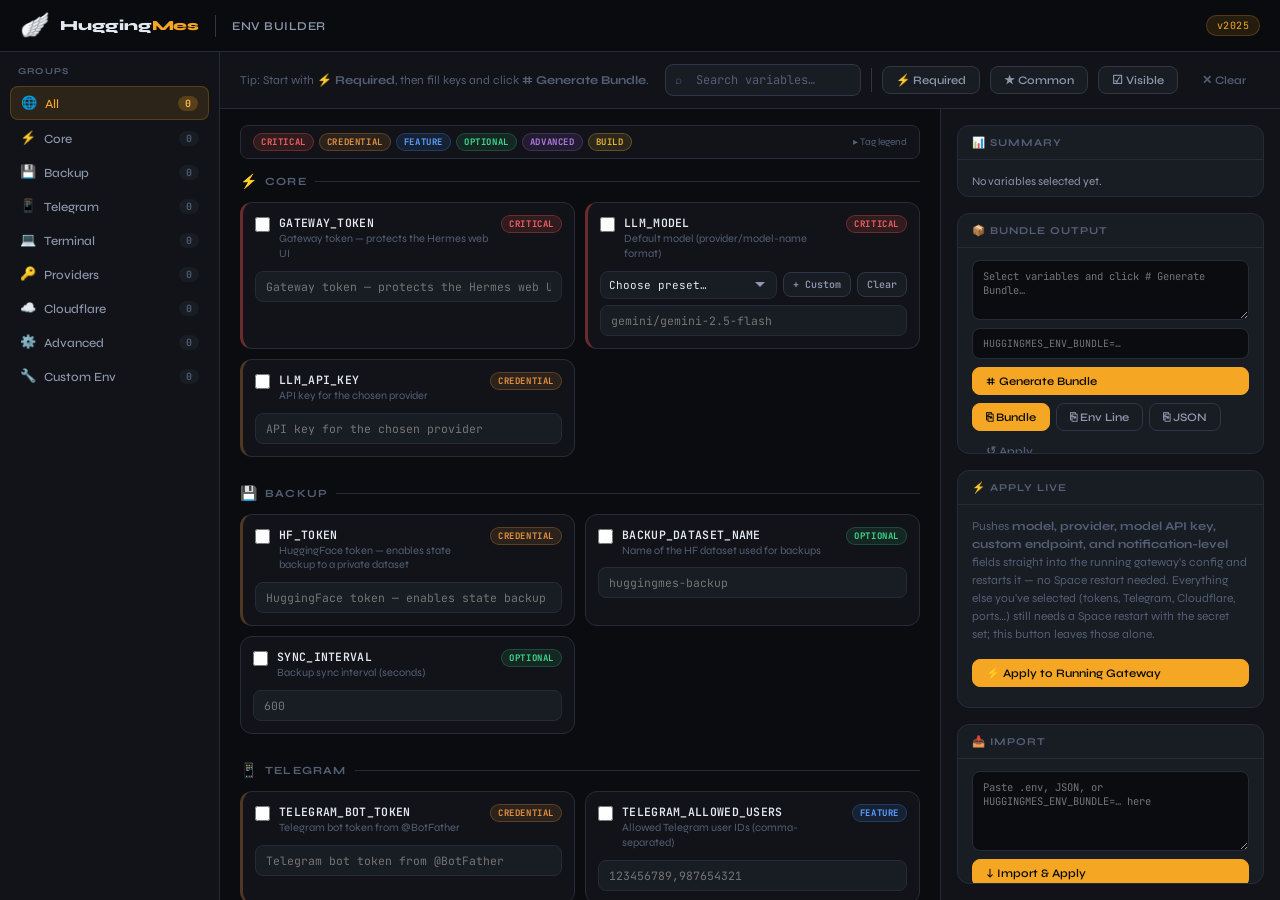
<file: env-builder.html>
<!DOCTYPE html>
<html lang="en">
<head>
<meta charset="UTF-8">
<meta name="viewport" content="width=device-width, initial-scale=1.0">
<title>HuggingMes · ENV Builder</title>
<link rel="preconnect" href="https://fonts.googleapis.com">
<link rel="preconnect" href="https://fonts.gstatic.com" crossorigin>
<link href="https://fonts.googleapis.com/css2?family=JetBrains+Mono:wght@400;500;600;700&family=Syne:wght@400;500;600;700;800&display=swap" rel="stylesheet">

<style>
*, *::before, *::after { box-sizing: border-box; margin: 0; padding: 0; }

:root {
  --bg:        #0b0c0f;
  --bg2:       #111318;
  --bg3:       #181c23;
  --bg4:       #1e2330;
  --border:    #252b38;
  --border2:   #2e3648;
  --amber:     #f5a623;
  --amber2:    #ffbe55;
  --amber-dim: rgba(245,166,35,.12);
  --amber-glow:rgba(245,166,35,.22);
  --green:     #3dd68c;
  --red:       #f05f5f;
  --blue:      #5b8af5;
  --text:      #e4e8f0;
  --text2:     #8d97ad;
  --text3:     #535f76;
  --mono:      'JetBrains Mono', monospace;
  --sans:      'Syne', sans-serif;
  --r:         8px;
  --r2:        12px;
  --sidebar-w: 220px;
  --panel-w:   340px;
}

html { scroll-behavior: smooth; height: 100%; }

body {
  font-family: var(--sans);
  background: var(--bg);
  color: var(--text);
  height: 100vh;
  overflow: hidden;
  display: flex;
  flex-direction: column;
}

.topbar {
  position: sticky;
  top: 0;
  z-index: 100;
  height: 52px;
  background: rgba(11,12,15,.9);
  backdrop-filter: blur(14px);
  border-bottom: 1px solid var(--border);
  display: flex;
  align-items: center;
  padding: 0 20px;
  gap: 16px;
  flex-shrink: 0;
}

.topbar-logo {
  display: flex;
  align-items: center;
  gap: 10px;
  flex-shrink: 0;
}

.topbar-logo .logo-emoji { font-size: 24px; line-height: 1; }

.topbar-wordmark {
  font-weight: 800;
  font-size: 14px;
  letter-spacing: -.2px;
  color: var(--text);
  white-space: nowrap;
}

.topbar-wordmark em {
  color: var(--amber);
  font-style: normal;
}

.topbar-divider {
  width: 1px;
  height: 22px;
  background: var(--border2);
}

.topbar-title {
  font-size: 12px;
  font-weight: 600;
  color: var(--text2);
  letter-spacing: .5px;
  text-transform: uppercase;
}

.topbar-spacer { flex: 1; }

.topbar-pill {
  font-family: var(--mono);
  font-size: 10px;
  color: var(--amber);
  background: var(--amber-dim);
  border: 1px solid var(--amber-glow);
  border-radius: 20px;
  padding: 3px 10px;
  letter-spacing: .5px;
}

.layout {
  display: flex;
  flex: 1;
  min-height: 0;
  height: calc(100vh - 52px);
}

.sidebar-wrap {
  width: var(--sidebar-w);
  flex-shrink: 0;
  border-right: 1px solid var(--border);
  background: var(--bg2);
  display: flex;
  flex-direction: column;
  overflow: hidden;
}

.sidebar-scroll {
  flex: 1;
  overflow-y: auto;
  padding: 14px 10px;
}

.sidebar-scroll::-webkit-scrollbar { width: 4px; }
.sidebar-scroll::-webkit-scrollbar-track { background: transparent; }
.sidebar-scroll::-webkit-scrollbar-thumb { background: var(--border2); border-radius: 4px; }

.sb-label {
  font-size: 9px;
  font-weight: 700;
  text-transform: uppercase;
  letter-spacing: 1.2px;
  color: var(--text3);
  padding: 0 8px 10px;
}

.nav-btn {
  width: 100%;
  display: flex;
  align-items: center;
  gap: 8px;
  padding: 8px 10px;
  border: none;
  background: transparent;
  cursor: pointer;
  border-radius: var(--r);
  text-align: left;
  color: var(--text2);
  font-family: var(--sans);
  font-size: 12.5px;
  font-weight: 500;
  transition: background .15s, color .15s;
  margin-bottom: 2px;
}

.nav-btn:hover { background: var(--bg3); color: var(--text); }
.nav-btn.active {
  background: var(--amber-dim);
  color: var(--amber);
  border: 1px solid var(--amber-glow);
}

.nav-icon { font-size: 13px; flex-shrink: 0; }
.nav-label { flex: 1; }
.nav-count {
  font-family: var(--mono);
  font-size: 10px;
  font-weight: 600;
  color: var(--text3);
  background: var(--bg3);
  border-radius: 10px;
  padding: 1px 6px;
  min-width: 20px;
  text-align: center;
  transition: background .2s, color .2s;
}
.nav-btn.active .nav-count {
  background: var(--amber-glow);
  color: var(--amber2);
}

.main {
  flex: 1;
  display: flex;
  flex-direction: column;
  min-width: 0;
  overflow: hidden;
}

.toolbar {
  display: flex;
  align-items: center;
  gap: 10px;
  padding: 12px 20px;
  border-bottom: 1px solid var(--border);
  background: var(--bg2);
  flex-shrink: 0;
  flex-wrap: wrap;
}

.search-wrap {
  position: relative;
  flex: 1;
  min-width: 160px;
  max-width: 340px;
}

.search-icon {
  position: absolute;
  left: 10px;
  top: 50%;
  transform: translateY(-50%);
  color: var(--text3);
  pointer-events: none;
  font-size: 12px;
}

#search {
  width: 100%;
  background: var(--bg3);
  border: 1px solid var(--border2);
  border-radius: var(--r);
  padding: 7px 10px 7px 30px;
  font-family: var(--mono);
  font-size: 12px;
  color: var(--text);
  outline: none;
  transition: border-color .15s;
}

#search:focus { border-color: var(--amber); }
#search::placeholder { color: var(--text3); }

.tb-sep {
  width: 1px;
  height: 24px;
  background: var(--border2);
}

.btn {
  display: inline-flex;
  align-items: center;
  gap: 5px;
  padding: 6px 13px;
  border-radius: var(--r);
  border: 1px solid var(--border2);
  background: var(--bg3);
  color: var(--text2);
  font-family: var(--sans);
  font-size: 11.5px;
  font-weight: 600;
  cursor: pointer;
  transition: all .15s;
  white-space: nowrap;
}

.btn:hover { background: var(--bg4); color: var(--text); border-color: var(--border2); }

.btn-amber {
  background: var(--amber);
  color: #0b0c0f;
  border-color: var(--amber);
}
.btn-amber:hover { background: var(--amber2); border-color: var(--amber2); }

.btn-ghost {
  background: transparent;
  border-color: transparent;
  color: var(--text3);
}
.btn-ghost:hover { background: var(--bg3); color: var(--text2); border-color: var(--border2); }

.content-wrap {
  flex: 1;
  display: flex;
  min-height: 0;
  overflow: hidden;
}

.sections-scroll {
  flex: 1;
  overflow-y: auto;
  padding: 16px 20px 80px;
  min-width: 0;
}

.sections-scroll::-webkit-scrollbar { width: 5px; }
.sections-scroll::-webkit-scrollbar-track { background: transparent; }
.sections-scroll::-webkit-scrollbar-thumb { background: var(--border2); border-radius: 4px; }

.sec { margin-bottom: 28px; }
.sec.sec-hidden { display: none !important; }

.sec-header {
  display: flex;
  align-items: center;
  gap: 8px;
  margin-bottom: 12px;
}

.sec-icon { font-size: 14px; }
.sec-title {
  font-size: 11px;
  font-weight: 700;
  text-transform: uppercase;
  letter-spacing: 1.2px;
  color: var(--text3);
}

.sec-line {
  flex: 1;
  height: 1px;
  background: var(--border);
}

.cards {
  display: grid;
  grid-template-columns: repeat(auto-fill, minmax(300px, 1fr));
  gap: 10px;
}

.env-card {
  background: var(--bg2);
  border: 1px solid var(--border);
  border-radius: var(--r2);
  padding: 12px;
  transition: border-color .2s, background .2s;
}

.env-card:hover { border-color: var(--border2); }
.env-card.hidden { display: none; }

.env-card.selected {
  border-color: var(--amber-glow);
  background: linear-gradient(135deg, var(--bg2) 80%, rgba(245,166,35,.04));
}

.card-top {
  display: flex;
  align-items: flex-start;
  gap: 9px;
  margin-bottom: 9px;
}

.card-check {
  width: 15px;
  height: 15px;
  accent-color: var(--amber);
  flex-shrink: 0;
  margin-top: 2px;
  cursor: pointer;
}

.card-info { flex: 1; min-width: 0; }

.card-key {
  font-family: var(--mono);
  font-size: 11.5px;
  font-weight: 600;
  color: var(--text);
  letter-spacing: .3px;
  white-space: nowrap;
  overflow: hidden;
  text-overflow: ellipsis;
}

.card-lbl {
  font-size: 11px;
  color: var(--text3);
  margin-top: 2px;
  line-height: 1.35;
}

.badge {
  flex-shrink: 0;
  font-family: var(--mono);
  font-size: 9px;
  font-weight: 700;
  text-transform: uppercase;
  letter-spacing: .6px;
  padding: 2px 7px;
  border-radius: 20px;
}

/* Tag badge styles */
.badge-critical  { background: rgba(240,80,80,.14);  color: #f05f5f; border: 1px solid rgba(240,80,80,.3); }
.badge-credential{ background: rgba(220,140,60,.13); color: #e09040; border: 1px solid rgba(220,140,60,.28); }
.badge-feature   { background: rgba(70,140,250,.12); color: #5a9eff; border: 1px solid rgba(70,140,250,.25); }
.badge-optional  { background: rgba(61,214,140,.10); color: #3dd68c; border: 1px solid rgba(61,214,140,.22); }
.badge-advanced  { background: rgba(160,100,230,.12);color: #b07ae0; border: 1px solid rgba(160,100,230,.25); }
.badge-build     { background: rgba(240,185,60,.12); color: #e0b030; border: 1px solid rgba(240,185,60,.28); }

/* Card left-border accents */
.env-card:has(.badge-critical)  { border-left: 3px solid rgba(240,80,80,.4); }
.env-card:has(.badge-critical):hover { border-left-color: rgba(240,80,80,.7); }
.env-card:has(.badge-critical).selected { border-left-color: #f05f5f; }
.env-card:has(.badge-credential){ border-left: 3px solid rgba(220,140,60,.3); }

/* Section count badge */
.sec-count {
  font-family: var(--mono);
  font-size: 10px;
  color: var(--text3);
  background: var(--bg3);
  border: 1px solid var(--border);
  border-radius: 10px;
  padding: 1px 7px;
}

/* Tag legend */
.tag-legend {
  margin-bottom: 14px;
  background: var(--bg2);
  border: 1px solid var(--border);
  border-radius: var(--r);
  overflow: hidden;
}
.legend-summary {
  display: flex;
  align-items: center;
  gap: 10px;
  padding: 7px 12px;
  cursor: pointer;
  list-style: none;
  user-select: none;
  outline: none;
}
.legend-summary::-webkit-details-marker { display: none; }
.legend-chips { display: flex; gap: 5px; flex-wrap: wrap; flex: 1; }
.legend-hint { font-size: 10px; color: var(--text3); white-space: nowrap; flex-shrink: 0; }
.tag-legend[open] .legend-hint { opacity: 0; }
.legend-body {
  padding: 8px 12px 10px;
  border-top: 1px solid var(--border);
  display: flex;
  flex-direction: column;
  gap: 6px;
}
.legend-row { display: flex; align-items: center; gap: 10px; font-size: 11px; color: var(--text2); }
.legend-row .badge { flex-shrink: 0; width: 74px; text-align: center; }
.legend-tip { font-size: 9.5px; color: var(--text3); margin-top: 4px; padding-top: 6px; border-top: 1px solid var(--border); }
.toolbar-hint { color: var(--text3); font-size: 12px; margin-right: 6px; white-space: nowrap; }

.card-input { position: relative; }

.card-input input[type="text"],
.card-input input[type="password"],
.card-input input[type="number"],
.card-input textarea,
.card-input select {
  width: 100%;
  background: var(--bg3);
  border: 1px solid var(--border);
  border-radius: var(--r);
  padding: 7px 10px;
  font-family: var(--mono);
  font-size: 11.5px;
  color: var(--text);
  outline: none;
  transition: border-color .15s;
  resize: vertical;
}

.card-input input[type="text"]:focus,
.card-input input[type="password"]:focus,
.card-input input[type="number"]:focus,
.card-input textarea:focus,
.card-input select:focus {
  border-color: var(--amber);
}

.card-input textarea { min-height: 64px; }
.card-input select {
  cursor: pointer;
  appearance: none;
  background-image: url("data:image/svg+xml,%3Csvg xmlns='http://www.w3.org/2000/svg' width='12' height='12' viewBox='0 0 12 12'%3E%3Cpath fill='%238d97ad' d='M6 8L1 3h10z'/%3E%3C/svg%3E");
  background-repeat: no-repeat;
  background-position: right 10px center;
  padding-right: 28px;
}

.card-input optgroup { color: var(--text2); font-weight: 600; }
.card-input option { color: var(--text); background: var(--bg3); }

.toggle-shell { display: flex; align-items: center; gap: 8px; }
.tog {
  padding: 5px 14px;
  border-radius: 20px;
  border: 1px solid var(--border2);
  background: var(--bg3);
  color: var(--text3);
  font-family: var(--mono);
  font-size: 11px;
  font-weight: 700;
  cursor: pointer;
  transition: all .18s;
  letter-spacing: .5px;
}
.tog.on {
  background: rgba(61,214,140,.15);
  border-color: rgba(61,214,140,.4);
  color: var(--green);
}

.picker-shell { display: flex; flex-direction: column; gap: 6px; }
.picker-row { display: flex; gap: 6px; align-items: center; flex-wrap: wrap; }

.picker-select {
  flex: 1;
  min-width: 0;
  padding: 6px 28px 6px 8px !important;
  font-size: 11px !important;
}

.mini-btn {
  padding: 5px 9px;
  border-radius: var(--r);
  border: 1px solid var(--border2);
  background: var(--bg3);
  color: var(--text2);
  font-family: var(--mono);
  font-size: 10px;
  font-weight: 600;
  cursor: pointer;
  transition: all .15s;
  white-space: nowrap;
}
.mini-btn:hover { background: var(--bg4); color: var(--text); }

.right-panel {
  width: var(--panel-w);
  flex-shrink: 0;
  border-left: 1px solid var(--border);
  background: var(--bg2);
  display: flex;
  flex-direction: column;
  overflow: hidden;
}

.panel-scroll {
  flex: 1;
  overflow-y: auto;
  padding: 16px;
  display: flex;
  flex-direction: column;
  gap: 16px;
}

.panel-scroll::-webkit-scrollbar { width: 4px; }
.panel-scroll::-webkit-scrollbar-track { background: transparent; }
.panel-scroll::-webkit-scrollbar-thumb { background: var(--border2); border-radius: 4px; }

.pblock {
  background: var(--bg3);
  border: 1px solid var(--border);
  border-radius: var(--r2);
  overflow: hidden;
}

.pblock-head {
  display: flex;
  align-items: center;
  justify-content: space-between;
  padding: 10px 14px;
  border-bottom: 1px solid var(--border);
}

.pblock-title {
  font-size: 10.5px;
  font-weight: 700;
  text-transform: uppercase;
  letter-spacing: 1px;
  color: var(--text3);
  display: flex;
  align-items: center;
  gap: 6px;
}

.pblock-body { padding: 12px 14px; display: flex; flex-direction: column; gap: 8px; }

.pblock-body textarea,
.pblock-body input[type="text"] {
  width: 100%;
  background: var(--bg);
  border: 1px solid var(--border);
  border-radius: var(--r);
  padding: 8px 10px;
  font-family: var(--mono);
  font-size: 10.5px;
  color: var(--text2);
  outline: none;
  resize: vertical;
  transition: border-color .15s;
}

.pblock-body textarea:focus,
.pblock-body input[type="text"]:focus {
  border-color: var(--amber);
  color: var(--text);
}

#importText { min-height: 80px; }
#bundleOut { min-height: 60px; color: var(--amber2); }
#envLineOut { font-size: 10px; }

.row-btns { display: flex; gap: 6px; flex-wrap: wrap; }

#summary {
  font-size: 11.5px;
  color: var(--text2);
  line-height: 1.6;
}

#summary strong {
  font-size: 15px;
  color: var(--amber);
  font-family: var(--mono);
}

.sum-keys {
  margin-top: 8px;
  display: flex;
  flex-wrap: wrap;
  gap: 4px;
}

.sum-key {
  font-family: var(--mono);
  font-size: 9.5px;
  color: var(--text2);
  background: var(--bg4);
  border: 1px solid var(--border2);
  border-radius: 4px;
  padding: 2px 6px;
}

#customSec { margin-top: 8px; }

.custom-row {
  display: flex;
  gap: 8px;
  align-items: center;
  margin-bottom: 8px;
}

.custom-row input {
  flex: 1;
  background: var(--bg3);
  border: 1px solid var(--border);
  border-radius: var(--r);
  padding: 7px 10px;
  font-family: var(--mono);
  font-size: 11px;
  color: var(--text);
  outline: none;
  transition: border-color .15s;
  min-width: 0;
}

.custom-row input:focus { border-color: var(--amber); }
.custom-row input:first-child { flex: 0 0 40%; }

#toast {
  position: fixed;
  bottom: 24px;
  left: 50%;
  transform: translateX(-50%) translateY(20px);
  background: var(--bg4);
  border: 1px solid var(--border2);
  color: var(--amber);
  font-family: var(--mono);
  font-size: 12px;
  font-weight: 600;
  padding: 9px 20px;
  border-radius: 30px;
  z-index: 9999;
  opacity: 0;
  transition: opacity .2s, transform .2s;
  pointer-events: none;
  box-shadow: 0 8px 32px rgba(0,0,0,.5);
}

#toast.show {
  opacity: 1;
  transform: translateX(-50%) translateY(0);
}

::-webkit-scrollbar { width: 6px; height: 6px; }
::-webkit-scrollbar-track { background: transparent; }
::-webkit-scrollbar-thumb { background: var(--border2); border-radius: 4px; }

@media (max-width: 900px) {
  :root { --panel-w: 280px; --sidebar-w: 180px; }
}

@media (max-width: 700px) {
  .right-panel { display: none; }
  :root { --sidebar-w: 160px; }
}

@media (max-width: 520px) {
  .sidebar-wrap { display: none; }
  .topbar-divider, .topbar-title { display: none; }
}
</style>
</head>

<body>

<header class="topbar">
  <div class="topbar-logo">
    <span class="logo-emoji">🪽</span>
    <span class="topbar-wordmark">Hugging<em>Mes</em></span>
  </div>
  <div class="topbar-divider"></div>
  <span class="topbar-title">ENV Builder</span>
  <div class="topbar-spacer"></div>
  <span class="topbar-pill">v2025</span>
</header>

<div class="layout">

  <aside class="sidebar-wrap">
    <div class="sidebar-scroll">
      <div id="sidebar"></div>
    </div>
  </aside>

  <main class="main">

    <div class="toolbar">
      <span class="toolbar-hint">Tip: Start with <strong>⚡ Required</strong>, then fill keys and click <strong># Generate Bundle</strong>.</span>
      <div class="search-wrap">
        <span class="search-icon">⌕</span>
        <input id="search" type="text" placeholder="Search variables…" autocomplete="off" spellcheck="false">
      </div>

      <div class="tb-sep"></div>

      <button id="selectRequired" class="btn">⚡ Required</button>
      <button id="selectCommon" class="btn">★ Common</button>
      <button id="selectVisible" class="btn">☑ Visible</button>
      <button id="clearAll" class="btn btn-ghost">✕ Clear</button>
    </div>

    <div class="content-wrap">

      <div class="sections-scroll">

        <details class="tag-legend">
          <summary class="legend-summary">
            <div class="legend-chips">
              <span class="badge badge-critical">critical</span>
              <span class="badge badge-credential">credential</span>
              <span class="badge badge-feature">feature</span>
              <span class="badge badge-optional">optional</span>
              <span class="badge badge-advanced">advanced</span>
              <span class="badge badge-build">build</span>
            </div>
            <span class="legend-hint">▸ Tag legend</span>
          </summary>
          <div class="legend-body">
            <div class="legend-row"><span class="badge badge-critical">critical</span> Required for the space to function at all</div>
            <div class="legend-row"><span class="badge badge-credential">credential</span> API keys, tokens, secrets — keep private</div>
            <div class="legend-row"><span class="badge badge-feature">feature</span> Unlocks an optional feature or integration</div>
            <div class="legend-row"><span class="badge badge-optional">optional</span> Useful but not required; has a default</div>
            <div class="legend-row"><span class="badge badge-advanced">advanced</span> Fine-tuning for specific deployments</div>
            <div class="legend-row"><span class="badge badge-build">build</span> Affects Docker build, not runtime</div>
            <div class="legend-tip">Use <strong>⚡ Required</strong> to auto-select all critical fields, then fill in credential keys.</div>
          </div>
        </details>

        <div id="sections"></div>

        <div id="customSec" class="sec" data-section="Custom Env">
          <div class="sec-header">
            <span class="sec-icon">🔧</span>
            <span class="sec-title">Custom Env</span>
            <div class="sec-line"></div>
          </div>
          <div id="customRows"></div>
          <button id="addCustom" class="btn" style="margin-top:6px;">+ Add variable</button>
        </div>
      </div>

      <aside class="right-panel">
        <div class="panel-scroll">

          <div class="pblock">
            <div class="pblock-head">
              <span class="pblock-title">📊 Summary</span>
            </div>
            <div class="pblock-body">
              <div id="summary">No variables selected yet.</div>
            </div>
          </div>

          <div class="pblock">
            <div class="pblock-head">
              <span class="pblock-title">📦 Bundle Output</span>
            </div>
            <div class="pblock-body">
              <textarea id="bundleOut" placeholder="Select variables and click # Generate Bundle…" readonly spellcheck="false"></textarea>
              <input type="text" id="envLineOut" placeholder="HUGGINGMES_ENV_BUNDLE=…" readonly spellcheck="false">
              <div class="row-btns">
                <button id="generateBundle" class="btn btn-amber" style="width:100%;"># Generate Bundle</button>
              </div>
              <div class="row-btns">
                <button id="copyBundle" class="btn btn-amber">⎘ Bundle</button>
                <button id="copyEnvLine" class="btn">⎘ Env Line</button>
                <button id="copyJson" class="btn">⎘ JSON</button>
                <button id="applyBundle" class="btn btn-ghost">↺ Apply</button>
              </div>
            </div>
          </div>

          <div class="pblock">
            <div class="pblock-head">
              <span class="pblock-title">⚡ Apply Live</span>
            </div>
            <div class="pblock-body">
              <div style="color:var(--text3); font-size:12px; line-height:1.5; margin-bottom:8px;">
                Pushes <strong>model, provider, model API key, custom endpoint, and
                notification-level</strong> fields straight into the running gateway's
                config and restarts it — no Space restart needed. Everything else you've
                selected (tokens, Telegram, Cloudflare, ports…) still needs a Space
                restart with the secret set; this button leaves those alone.
              </div>
              <button id="applyLive" class="btn btn-amber" style="width:100%;">⚡ Apply to Running Gateway</button>
              <div id="applyLiveStatus" style="font-size:12px; color:var(--text2); margin-top:8px; min-height:1.2em;"></div>
            </div>
          </div>

          <div class="pblock">
            <div class="pblock-head">
              <span class="pblock-title">📥 Import</span>
            </div>
            <div class="pblock-body">
              <textarea id="importText" placeholder="Paste .env, JSON, or HUGGINGMES_ENV_BUNDLE=… here" spellcheck="false"></textarea>
              <button id="applyImport" class="btn btn-amber" style="width:100%;">↓ Import & Apply</button>
            </div>
          </div>

        </div>
      </aside>

    </div>
  </main>
</div>

<div id="toast">Copied ✓</div>

<script src="env-builder.js"></script>

</body>
</html>
</file>
